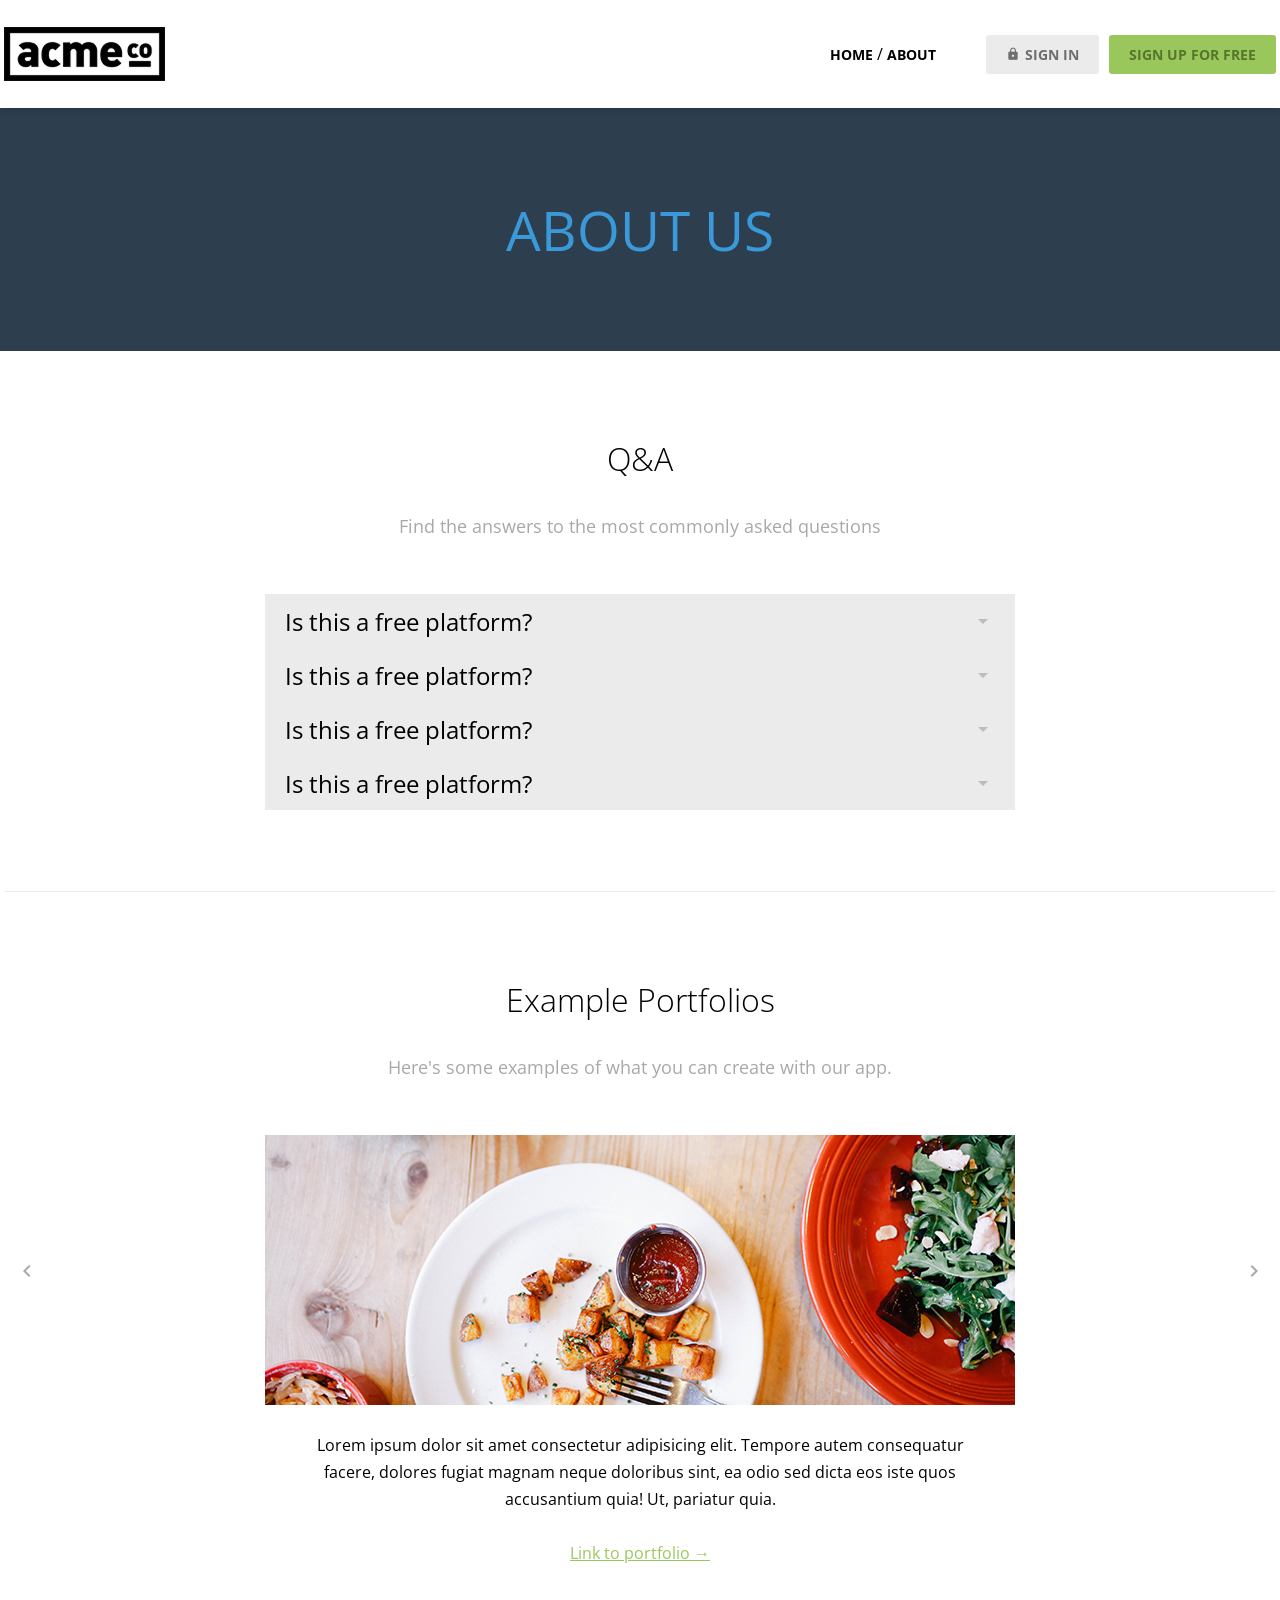
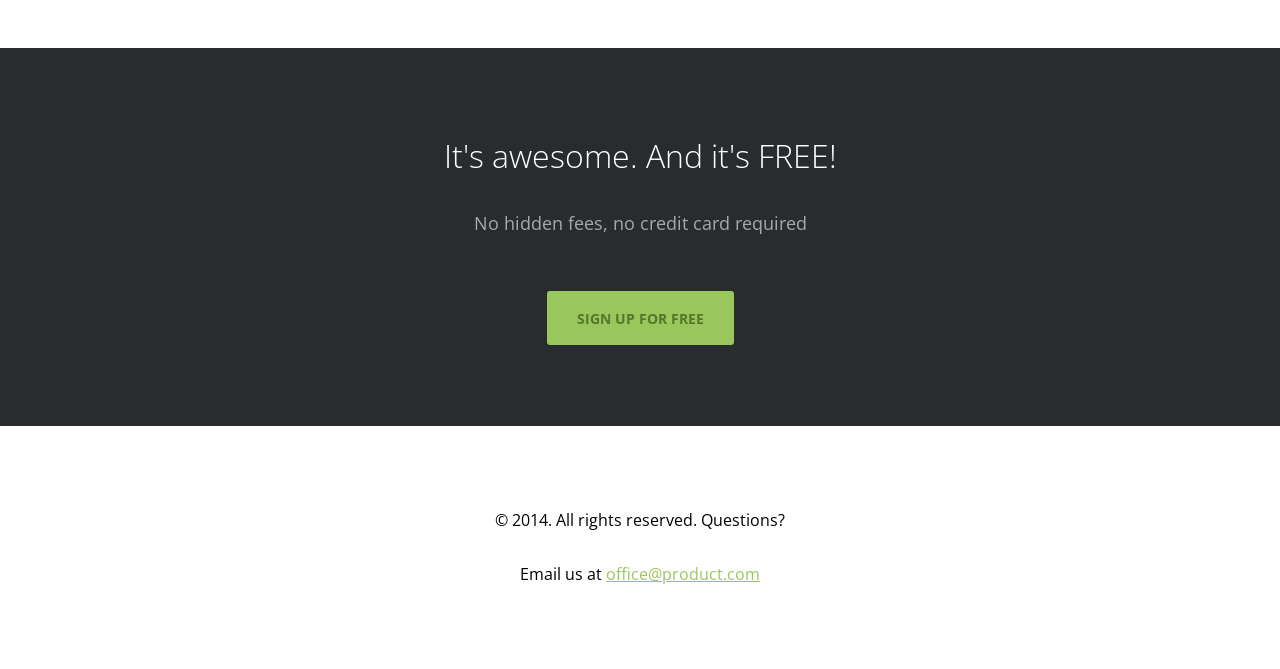
<file: about.html>
<!doctype html>
<html lang="en">
  <head>
    <meta charset="UTF-8" />
    <meta name="viewport" content="width=device-width, initial-scale=1.0" />
    <title>About - ACME</title>
    <link rel="preconnect" href="https://fonts.googleapis.com" />
    <link rel="preconnect" href="https://fonts.gstatic.com" crossorigin />
    <link
      href="https://fonts.googleapis.com/css2?family=Open+Sans:ital,wght@0,300..800;1,300..800&display=swap"
      rel="stylesheet"
    />
    <link href="https://fonts.googleapis.com/icon?family=Material+Icons" rel="stylesheet" />
    <link rel="stylesheet" href="css/common.css" />
    <link rel="stylesheet" href="css/about.css" />
  </head>

  <body>
    <header>
      <div class="container d-flex justify-content-between align-items-center">
        <h1 class="logo">
          <a href="index.html">
            <img src="images/logo.png" alt="acme logo" />
            <span class="hidden">ACME</span>
          </a>
        </h1>
        <nav>
          <ul class="d-flex align-items-center">
            <li>
              <a href="index.html" class="text-nav">home</a>
              /
              <a href="about.html" class="text-nav">about</a>
            </li>
            <li>
              <a href="signin.html" class="btn btn-secondary"
                ><span class="material-icons">lock</span>sign in</a
              >
            </li>
            <li>
              <a href="signup.html" class="btn btn-primary">sign up for free</a>
            </li>
          </ul>
        </nav>
      </div>
    </header>
    <main>
      <section class="hero inner-pd">
        <div class="container">
          <h2 class="text-heading-xl text-center">about us</h2>
        </div>
      </section>
      <section class="qna container inner-pd">
        <div class="header d-flex flex-column g-1">
          <h3 class="text-body-l">Q&amp;A</h3>
          <p class="text-body-m-plus">Find the answers to the most commonly asked questions</p>
        </div>
        <ul class="qnalist">
          <li>
            <details>
              <summary class="question">
                <span>Is this a free platform?</span>
                <span class="material-icons">arrow_drop_down</span>
              </summary>
              <div class="answer">
                <p>
                  Lorem ipsum dolor, sit amet consectetur adipisicing elit. Tempora magnam dolorem
                  perspiciatis! Delectus soluta animi quaerat ipsum labore, laboriosam mollitia
                  inventore commodi blanditiis molestiae asperiores dolorem expedita et tempore
                  deleniti.
                </p>
              </div>
            </details>
          </li>
          <li>
            <details>
              <summary class="question">
                <span>Is this a free platform?</span>
                <span class="material-icons">arrow_drop_down</span>
              </summary>
              <div class="answer">
                <p>
                  Lorem ipsum dolor, sit amet consectetur adipisicing elit. Tempora magnam dolorem
                  perspiciatis! Delectus soluta animi quaerat ipsum labore, laboriosam mollitia
                  inventore commodi blanditiis molestiae asperiores dolorem expedita et tempore
                  deleniti.
                </p>
              </div>
            </details>
          </li>
          <li>
            <details>
              <summary class="question">
                <span>Is this a free platform?</span>
                <span class="material-icons">arrow_drop_down</span>
              </summary>
              <div class="answer">
                <p>
                  Lorem ipsum dolor, sit amet consectetur adipisicing elit. Tempora magnam dolorem
                  perspiciatis! Delectus soluta animi quaerat ipsum labore, laboriosam mollitia
                  inventore commodi blanditiis molestiae asperiores dolorem expedita et tempore
                  deleniti.
                </p>
              </div>
            </details>
          </li>
          <li>
            <details>
              <summary class="question">
                <span>Is this a free platform?</span>
                <span class="material-icons">arrow_drop_down</span>
              </summary>
              <div class="answer">
                <p>
                  Lorem ipsum dolor, sit amet consectetur adipisicing elit. Tempora magnam dolorem
                  perspiciatis! Delectus soluta animi quaerat ipsum labore, laboriosam mollitia
                  inventore commodi blanditiis molestiae asperiores dolorem expedita et tempore
                  deleniti.
                </p>
              </div>
            </details>
          </li>
        </ul>
      </section>
      <hr class="container" />
      <section class="portfolio slidewrapper container inner-pd">
        <div class="header d-flex flex-column g-1">
          <h3 class="text-body-l">Example Portfolios</h3>
          <p class="text-body-m-plus">Here's some examples of what you can create with our app.</p>
        </div>
        <ul class="slidecontainer">
          <li>
            <img src="images/portfolio_01.jpg" alt="portfolio_01" />
            <p>
              Lorem ipsum dolor sit amet consectetur adipisicing elit. Tempore autem consequatur
              facere, dolores fugiat magnam neque doloribus sint, ea odio sed dicta eos iste quos
              accusantium quia! Ut, pariatur quia.
            </p>
            <a href="" class="text-link">Link to portfolio &rarr;</a>
          </li>
          <li>
            <img src="images/portfolio_01.jpg" alt="portfolio_01" />
            <p>
              Lorem ipsum dolor sit amet consectetur adipisicing elit. Tempore autem consequatur
              facere, dolores fugiat magnam neque doloribus sint, ea odio sed dicta eos iste quos
              accusantium quia! Ut, pariatur quia.
            </p>
            <a href="" class="text-link">Link to portfolio &rarr;</a>
          </li>
          <li>
            <img src="images/portfolio_01.jpg" alt="portfolio_01" />
            <p>
              Lorem ipsum dolor sit amet consectetur adipisicing elit. Tempore autem consequatur
              facere, dolores fugiat magnam neque doloribus sint, ea odio sed dicta eos iste quos
              accusantium quia! Ut, pariatur quia.
            </p>
            <a href="" class="text-link">Link to portfolio &rarr;</a>
          </li>
        </ul>
        <button type="button" class="button prev">
          <span class="material-icons">chevron_left</span>
        </button>
        <button type="button" class="button next">
          <span class="material-icons">chevron_right</span>
        </button>
      </section>
      <section class="cta inner-pd d-flex flex-column align-items-center g-2">
        <div class="content d-flex flex-column g-1">
          <h3 class="text-body-l">It's awesome. And it's FREE!</h3>
          <p class="text-body-m-plus">No hidden fees, no credit card required</p>
        </div>
        <a href="#" class="btn btn-primary big">sign up for free</a>
      </section>
    </main>
    <footer class="inner-pd d-flex flex-column align-items-center g-1">
      <p>&copy; 2014. All rights reserved. Questions?</p>
      <p>Email us at <a href="#" class="text-link">office@product.com</a></p>
    </footer>
    <script src="js/main.js"></script>
    <script src="js/about.js"></script>
  </body>
</html>
</file>
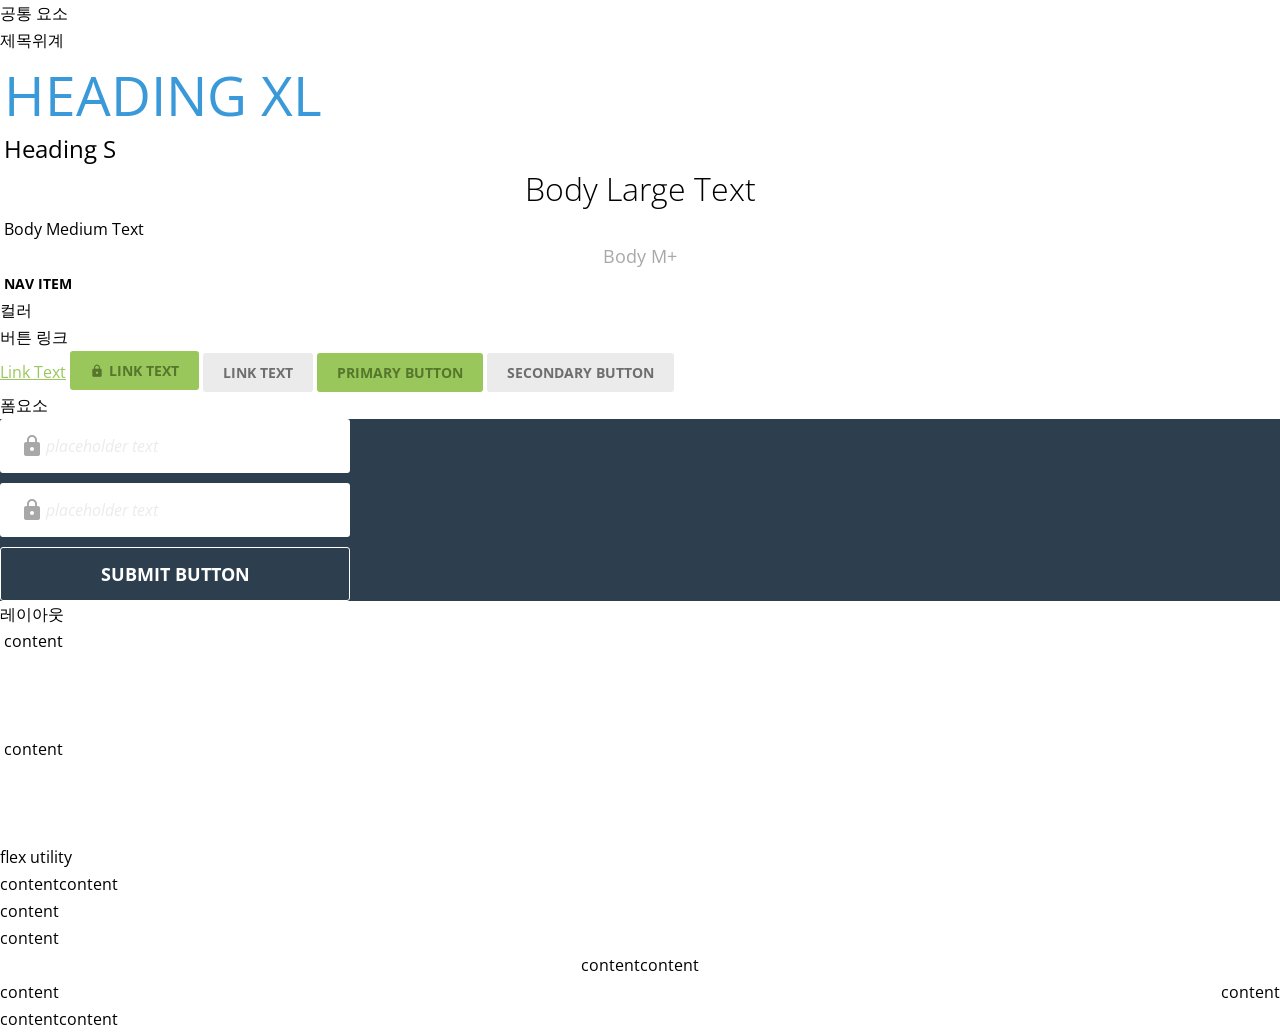
<file: common.html>
<!DOCTYPE html>
<html lang="en">

<head>
  <meta charset="UTF-8">
  <meta name="viewport" content="width=device-width, initial-scale=1.0">
  <title>ACME</title>
  <link rel="preconnect" href="https://fonts.googleapis.com">
  <link rel="preconnect" href="https://fonts.gstatic.com" crossorigin>
  <link href="https://fonts.googleapis.com/css2?family=Open+Sans:ital,wght@0,300..800;1,300..800&display=swap"
    rel="stylesheet">
  <link href="https://fonts.googleapis.com/icon?family=Material+Icons" rel="stylesheet">
  <link rel="stylesheet" href="css/common.css">
</head>

<body>
  <h1>공통 요소</h1>
  <h2>제목위계</h2>

  <!-- Typography System -->
  <div class="container">
    <!-- Heading -->
    <h1 class="text-heading-xl">Heading XL</h1>
    <h2 class="text-heading-s">Heading S</h2>

    <!-- Body -->
    <p class="text-body-l">Body Large Text</p>
    <p class="text-body-m">Body Medium Text</p>
    <p class="text-body-m-plus">Body M+</p>

    <!-- Navigation -->
    <nav>
      <ul>
        <li><a href="#" class="text-nav">Nav Item</a></li>
      </ul>
    </nav>
  </div>

  <h2>컬러</h2>
  <h2>버튼 링크</h2>
  <!-- Link -->
  <a href="#" class="text-link">Link Text</a>
  <a href="#" class="btn btn-primary"><span class="material-icons">lock</span> Link Text</a>
  <a href="#" class="btn btn-secondary">Link Text</a>

  <!-- Button -->
  <button class="btn btn-primary">Primary Button</button>
  <button class="btn btn-secondary">Secondary Button</button>

  <h2>폼요소</h2>
  <div class="hero">
    <form action="">
      <div class="field">
        <label for="useremail">
          <span class="material-icons">lock</span>
        </label>
        <input type="text" id="useremail" placeholder="placeholder text">
      </div>
      <div class="field">
        <label for="useremail">
          <span class="material-icons">lock</span>
        </label>
        <input type="text" id="useremail" placeholder="placeholder text">
      </div>
      <button type="submit">Submit button</button>
    </form>
  </div>
  <h2>레이아웃</h2>
  <div class="container">
    content
  </div>
  <div class="container inner-pd">
    content
  </div>
  <h3>flex utility</h3>
  <div class="d-flex">
    <div>content</div>
    <div>content</div>
  </div>
  <div class="d-flex flex-column">
    <div>content</div>
    <div>content</div>
  </div>
  <div class="d-flex justify-content-center">
    <div>content</div>
    <div>content</div>
  </div>
  <div class="d-flex justify-content-between">
    <div>content</div>
    <div>content</div>
  </div>
  <div class="d-flex align-items-center">
    <div>content</div>
    <div>content</div>
  </div>
</body>

</html>
</file>
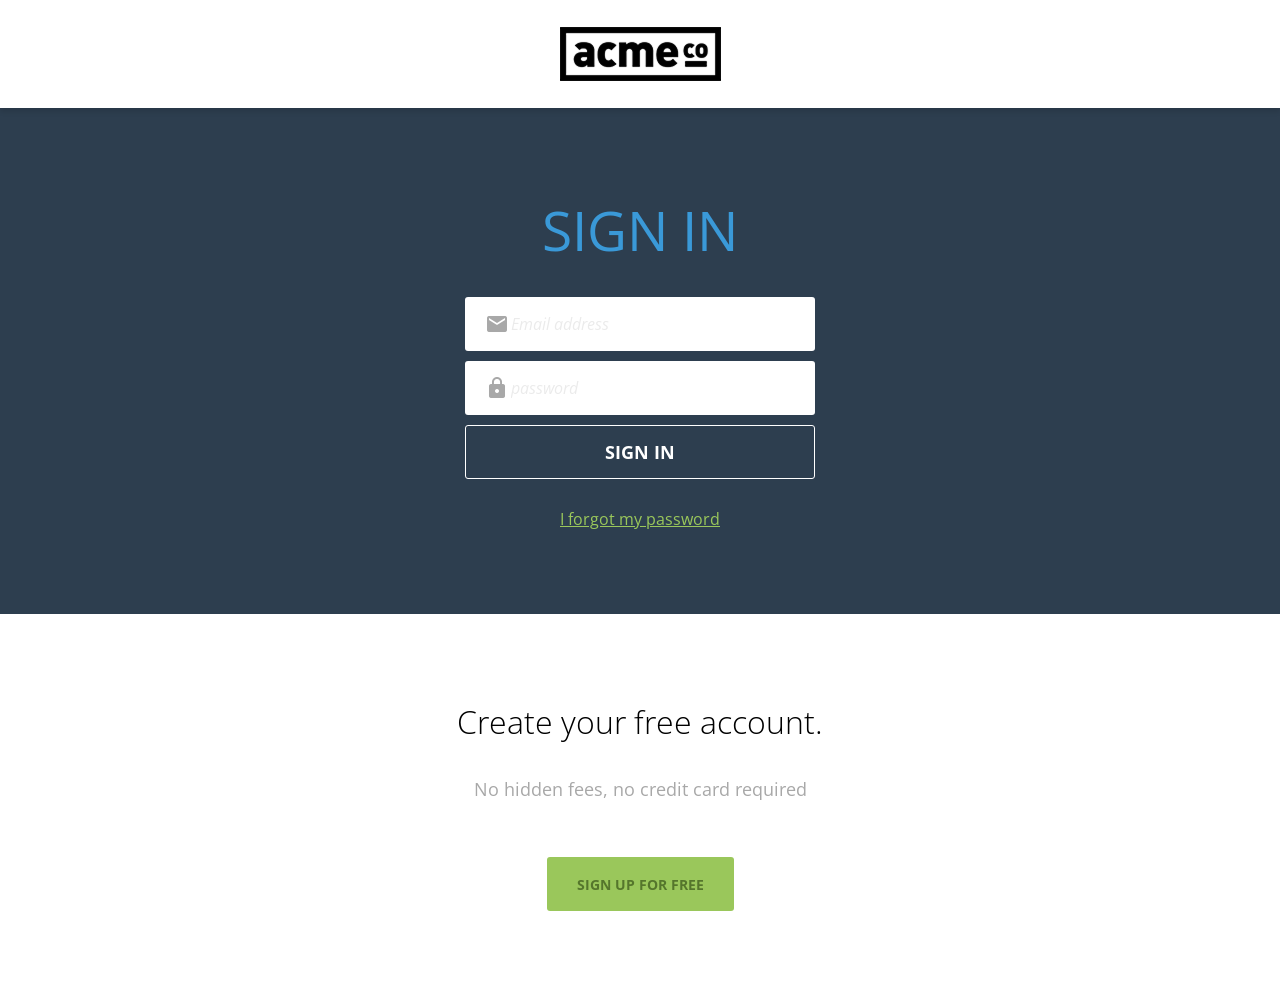
<file: signin.html>
<!doctype html>
<html lang="en">
  <head>
    <meta charset="UTF-8" />
    <meta name="viewport" content="width=device-width, initial-scale=1.0" />
    <title>Signin - ACME</title>
    <link rel="preconnect" href="https://fonts.googleapis.com" />
    <link rel="preconnect" href="https://fonts.gstatic.com" crossorigin />
    <link
      href="https://fonts.googleapis.com/css2?family=Open+Sans:ital,wght@0,300..800;1,300..800&display=swap"
      rel="stylesheet"
    />
    <link href="https://fonts.googleapis.com/icon?family=Material+Icons" rel="stylesheet" />
    <link rel="stylesheet" href="css/common.css" />
    <link rel="stylesheet" href="css/sign.css" />
  </head>

  <body>
    <header>
      <div class="container d-flex justify-content-center align-items-center">
        <h1 class="logo">
          <a href="index.html">
            <img src="images/logo.png" alt="acme logo" />
            <span class="hidden">ACME</span>
          </a>
        </h1>
      </div>
    </header>
    <main>
      <section class="hero inner-pd">
        <div class="container d-flex flex-column align-items-center g-1">
          <h2 class="text-heading-xl">Sign in</h2>
          <form action="">
            <div class="field">
              <label for="useremail">
                <span class="material-icons">email</span>
              </label>
              <input type="text" id="useremail" placeholder="Email address" />
            </div>
            <div class="field">
              <label for="useremail">
                <span class="material-icons">lock</span>
              </label>
              <input type="text" id="useremail" placeholder="password" />
            </div>
            <button type="submit">Sign in</button>
          </form>
          <a href="" class="text-link">I forgot my password</a>
        </div>
      </section>
    </main>
    <footer class="inner-pd d-flex flex-column align-items-center g-2">
      <div class="content d-flex flex-column g-1">
        <h3 class="text-body-l">Create your free account.</h3>
        <p class="text-body-m-plus">No hidden fees, no credit card required</p>
      </div>
      <a href="#" class="btn btn-primary big">sign up for free</a>
    </footer>
  </body>
</html>
</file>
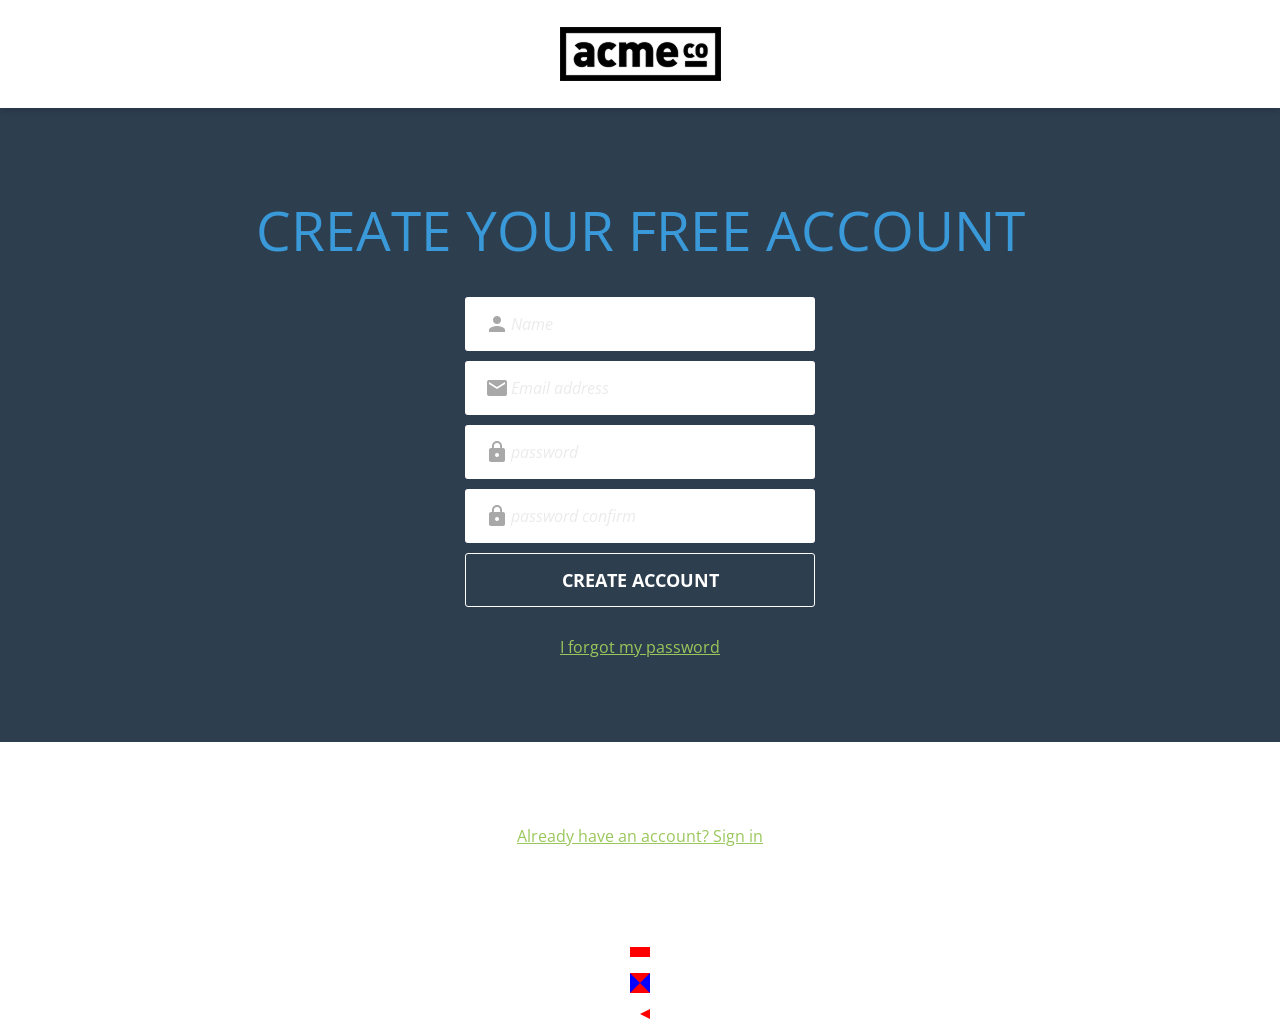
<file: signup.html>
<!doctype html>
<html lang="en">
  <head>
    <meta charset="UTF-8" />
    <meta name="viewport" content="width=device-width, initial-scale=1.0" />
    <title>Signup - ACME</title>
    <link rel="preconnect" href="https://fonts.googleapis.com" />
    <link rel="preconnect" href="https://fonts.gstatic.com" crossorigin />
    <link
      href="https://fonts.googleapis.com/css2?family=Open+Sans:ital,wght@0,300..800;1,300..800&display=swap"
      rel="stylesheet"
    />
    <link href="https://fonts.googleapis.com/icon?family=Material+Icons" rel="stylesheet" />
    <link rel="stylesheet" href="css/common.css" />
    <link rel="stylesheet" href="css/sign.css" />
  </head>

  <body>
    <header>
      <div class="container d-flex justify-content-center align-items-center">
        <h1 class="logo">
          <a href="index.html">
            <img src="images/logo.png" alt="acme logo" />
            <span class="hidden">ACME</span>
          </a>
        </h1>
      </div>
    </header>
    <main>
      <section class="hero inner-pd">
        <div class="container d-flex flex-column align-items-center g-1">
          <h2 class="text-heading-xl">create your free account</h2>
          <form action="#" novalidate>
            <div class="field">
              <label for="username">
                <span class="material-icons">person</span>
              </label>
              <input type="text" id="username" placeholder="Name" />
            </div>
            <div class="field">
              <label for="useremail">
                <span class="material-icons">email</span>
              </label>
              <input type="text" id="useremail" placeholder="Email address" />
            </div>
            <div class="field">
              <label for="userpw">
                <span class="material-icons">lock</span>
              </label>
              <input type="password" id="userpw" placeholder="password" />
            </div>
            <div class="field">
              <label for="userpwcf">
                <span class="material-icons">lock</span>
              </label>
              <input type="password" id="userpwcf" placeholder="password confirm" />
            </div>
            <button type="submit">create Account</button>
            <div class="feedback"></div>
          </form>
          <a href="" class="text-link">I forgot my password</a>
        </div>
      </section>
    </main>
    <footer class="inner-pd text-center">
      <a href="#" class="text-link">Already have an account? Sign in</a>
    </footer>
    <div class="box box1"></div>
    <div class="box box2"></div>
    <div class="box box3"></div>
    <script src="js/sign.js"></script>
  </body>
</html>
</file>
<file: css/about.css>
.qnalist {
  width: 750px;
  margin: 0 auto;
}
.qnalist details {
  interpolate-size: allow-keywords;
}
.qnalist details::details-content {
  block-size: 0;
  opacity: 0;
  overflow: hidden;
  transition:
    block-size 0.35s ease,
    opacity 0.35s ease;
}
.qnalist details[open]::details-content {
  block-size: auto;
  opacity: 1;
}
.qnalist details[open] .question .material-icons {
  opacity: 1;
  transform: rotate(180deg);
}
.qnalist .question {
  display: flex;
  height: calc(var(--base-unit) * 2);
  padding: 0 20px;
  justify-content: space-between;
  align-items: center;
  background: var(--super--light--gray);
  cursor: pointer;
  font-size: var(--heading--s);
  line-height: var(--base-unit);
}
.qnalist .question::-webkit-details-marker {
  display: none;
}
.qnalist .question::marker {
  content: "";
}
.qnalist .question .material-icons {
  opacity: 0.2;
  color: #000;
  transition: 0.35s;
}
.qnalist .answer {
  display: flex;
  padding: 20px 20px 30px;
  flex-direction: column;
  gap: 27px;
  box-sizing: border-box;
}
.qnalist details[open] .question {
  font-weight: bold;
}
</file>
<file: css/sign.css>
.hero form {
  position: relative;
}
.feedback {
  width: 320px;
  padding: 20px;
  color: #f30000;
  border-radius: 3px;
  background: var(--white);
  position: absolute;
  left: calc(100% + 30px);
  top: 0;
  display: flex;
  flex-direction: column;
  gap: var(--base-unit);
  visibility: hidden;
}
.feedback:after {
  content: "";
  position: absolute;
  width: 0;
  height: 0;
  border-width: 7px 8px;
  border-style: solid;
  border-color: transparent #fff transparent transparent;
  top: 30px;
  right: 100%;
}

.box {
  width: 0;
  height: 0;
  border-width: 5px 10px;
  border-style: solid;
  margin: 1rem auto;
}
.box1 {
  /* border: 10px solid red; */
  border-color: red;
}
.box2 {
  border-width: 10px;
  border-color: red blue;
}
.box3 {
  border-color: transparent red transparent transparent;
}
</file>
<file: css/common.css>
@import url("normalize.css");
@import url("reset.css");
@import url("flex-utility.css");

:root {
  /* Layout */
  --base-unit: 27px;
  --base-font: 16px;

  /* Color styles */
  --black: rgba(44, 44, 44, 1);
  --light--gray: rgba(168, 168, 168, 1);
  --medium--gray: rgba(110, 110, 110, 1);
  --super--light--gray: rgba(235, 235, 235, 1);
  --primary: rgba(154, 199, 91, 1);
  --secondary: rgba(85, 118, 44, 1);
  --white: rgba(255, 255, 255, 1);
  --hero: rgba(45, 62, 79, 1);
  --hero--title: rgba(58, 153, 216, 1);
  --medium-blue: rgba(67, 156, 207, 1);
  --light-blue: rgba(72, 157, 205, 1);
  --c-t-a: rgba(41, 44, 46, 1);

  /* Text-size styles */
  --heading--x-l: calc(var(--base-font) * 3.4375);
  --body--l: calc(var(--base-font) * 2);
  --heading--s: calc(var(--base-font) * 1.5);
  --body--m: var(--base-font);
  --nav--item: calc(var(--base-font) * 0.875);
  --body--m-plus: calc(var(--base-font) * 1.125);
  --link: var(--base-font);
  --button---secondary: calc(var(--base-font) * 0.875);
  --button---primary: calc(var(--base-font) * 0.875);
}

body {
  /* font-family: "Open Sans", sans-serif;
  font-size:var(--base-font);
  line-height:var(--base-unit); */
  font:
    var(--base-font)/var(--base-unit) "Open Sans",
    sans-serif;
}

/* 폰트 위계 */
.text-heading-xl {
  font-size: var(--heading--x-l);
  line-height: calc(var(--base-unit) * 3);
  color: var(--hero--title);
  text-transform: uppercase;
  letter-spacing: 2%;
}

.text-heading-s {
  font-size: var(--heading--s);
  line-height: var(--base-unit);
}

.text-body-l {
  font-size: var(--body--l);
  line-height: calc(var(--base-unit) * 2);
  font-weight: 300;
  text-align: center;
}

.text-body-m {
  font-size: var(--body--m);
  line-height: var(--base-unit);
}

.text-body-m-plus {
  font-size: var(--body--m-plus);
  line-height: var(--base-unit);
  text-align: center;
  color: var(--light--gray);
}
.text-nav {
  font-size: var(--nav--item);
  font-weight: bold;
  text-transform: uppercase;
}
/* 링크 버튼 */
.btn {
  height: 39px;
  background: var(--super--light--gray);
  border-radius: 3px;
  padding: 0 20px;
  display: inline-flex;
  color: var(--medium--gray);
  align-items: center;
  font-size: calc(var(--base-font) * 0.875);
  font-weight: bold;
  gap: 5px;
  text-transform: uppercase;
}
.btn .material-icons {
  font-size: 14px;
}
.btn-primary {
  background: var(--primary);
  color: var(--secondary);
}
.btn.big {
  height: calc(var(--base-unit) * 2);
  padding: 0 30px;
}

/* 폼 요소 */
.hero {
  background: var(--hero);
}
form {
  width: 350px;
  display: flex;
  flex-direction: column;
  gap: 10px;
}
form .field {
  height: calc(var(--base-unit) * 2);
  background: var(--white);
  border-radius: 3px;
  padding: 0 20px;
  display: flex;
  align-items: center;
  color: var(--light--gray);
}
form .field label {
  display: flex;
}
form .field input {
  font-style: italic;
  color: var(--black);
  width: 100%;
  outline: none;
}
form .field:focus-within {
  box-shadow: inset 0 0 5px rgba(72, 0, 255, 0.7);
}
form .field input::placeholder {
  color: var(--super--light--gray);
}
form button {
  height: calc(var(--base-unit) * 2);
  border-radius: 3px;
  display: flex;
  align-items: center;
  justify-content: center;
  color: var(--white);
  font-size: calc(var(--base-font) * 1.125);
  text-transform: uppercase;
  font-weight: bold;
  border: 1px solid var(--white);
}
/* 레이아웃 */
.container {
  max-width: 1272px;
  width: 100%;
  margin: 0 auto;
}
.inner-pd {
  padding: calc(var(--base-unit) * 3) 0;
}
.inner-top-pd {
  padding-top: calc(var(--base-unit) * 3);
}
.hidden {
  position: absolute;
  clip-path: inset(50%);
  width: 1px;
  height: 1px;
  overflow: hidden;
}

hr {
  border: none;
  /* border-top:1px solid var(--super--light--gray); */
  height: 1px;
  background: var(--super--light--gray);
}

.text-link {
  text-decoration: underline;
  color: var(--primary);
}
section .header {
  margin-bottom: calc(var(--base-unit) * 2);
}

/* 헤더 */
body {
  transition: 0.5s;
}

body > header {
  background: var(--white);
  padding: var(--base-unit) 0;
  box-shadow: 0 4px 5px rgba(0, 0, 0, 0.1);
  position: sticky;
  top: 0;
  transition: 0.5s;
}

body header.fixed {
  padding: calc(var(--base-unit) / 2) 0;
}

header nav ul {
  gap: 10px;
}
header nav ul li:first-child {
  margin-right: 40px;
}

/* 슬라이드 */
.slidewrapper {
  position: relative;
  overflow: hidden;
}
.slidecontainer {
  width: 300%; /* js 부모 너비파악, 슬라이드 개수 파악, 너비 계산 지정할 예정 */
  display: flex;
  transition: 0.3s ease-out;
}
.slidecontainer li {
  width: 100%;
  display: flex;
  flex-direction: column;
  align-items: center;
  gap: var(--base-unit);
}
.slidecontainer li > p {
  width: 700px;
  text-align: center;
}
.slidewrapper button {
  width: 45px;
  height: 45px;
  display: flex;
  justify-content: center;
  align-items: center;
  color: var(--light--gray);
  cursor: pointer;
  position: absolute;
  top: 50%;
  transform: translateY(-50%);
}
.slidewrapper button.prev {
  left: 0;
}
.slidewrapper button.next {
  right: 0;
}

/* CTA */
.cta {
  background: var(--c-t-a);
}
.cta h3 {
  color: var(--white);
}
</file>
